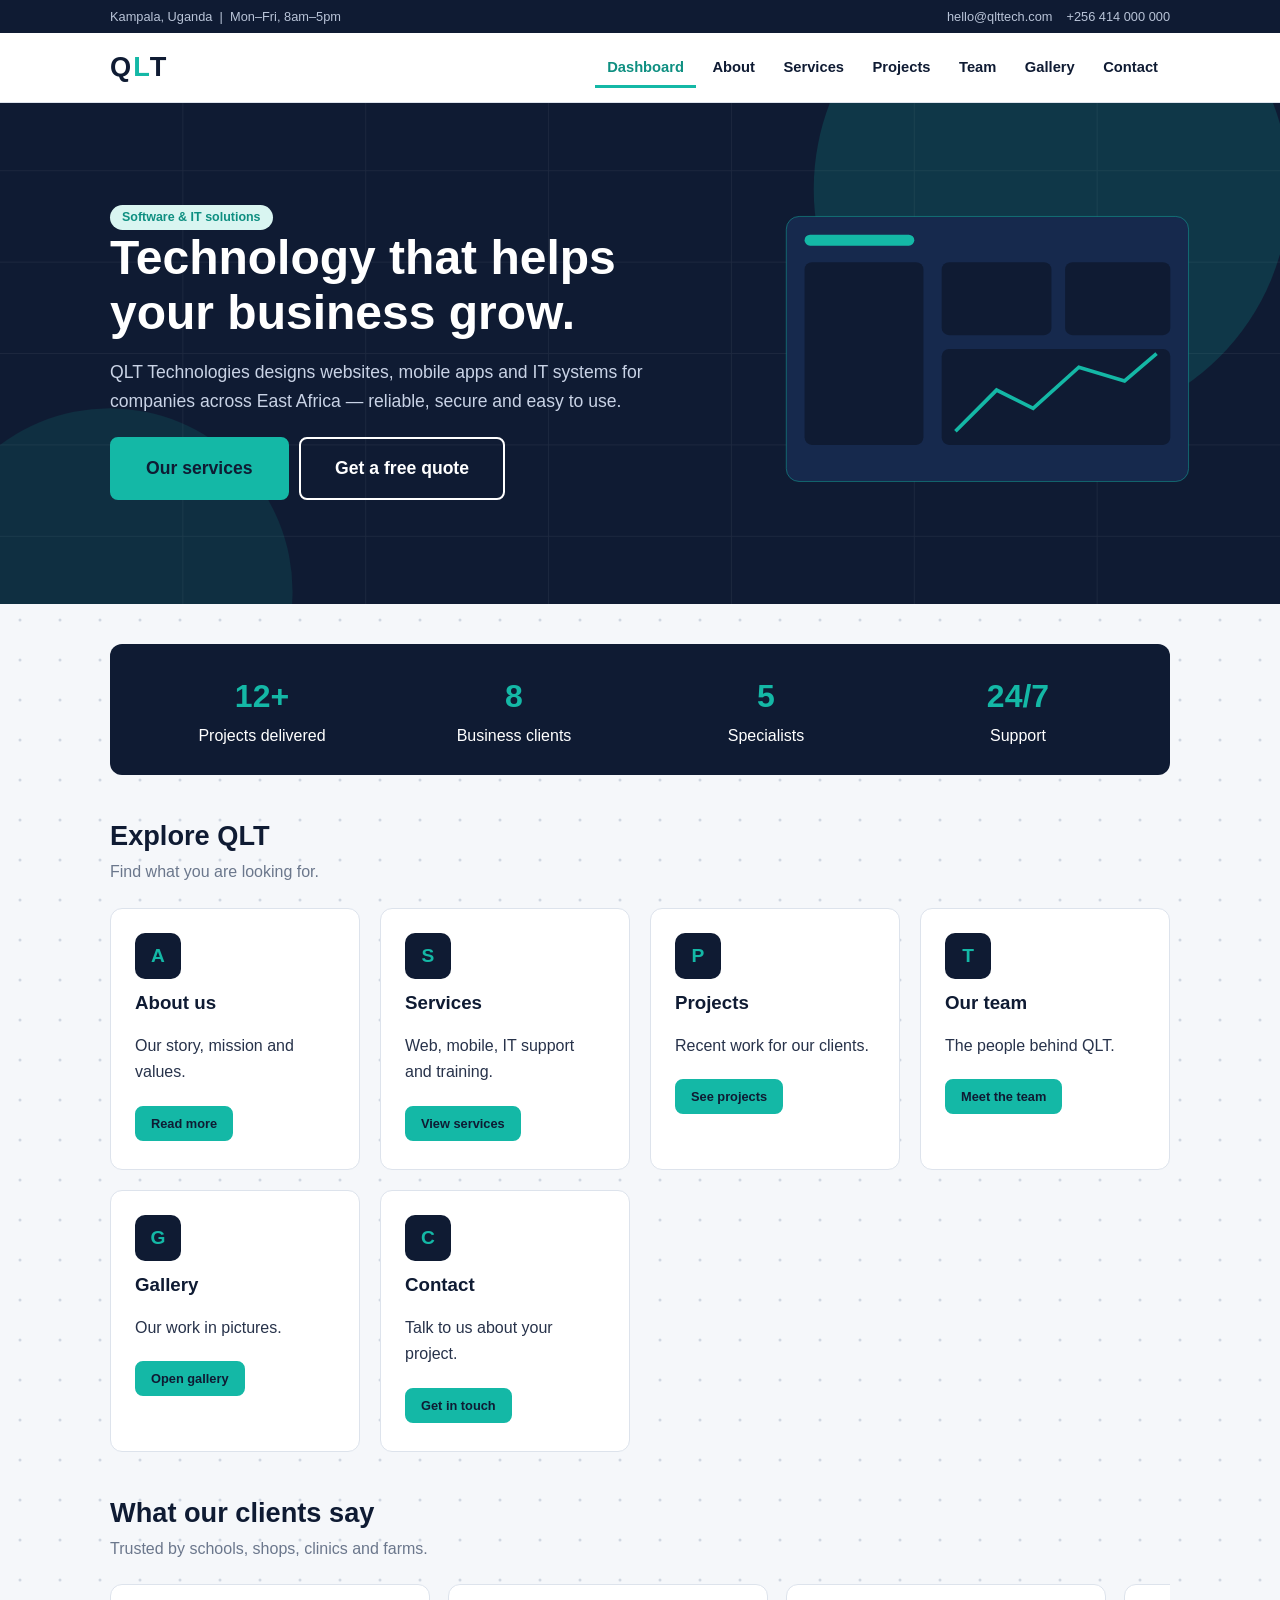
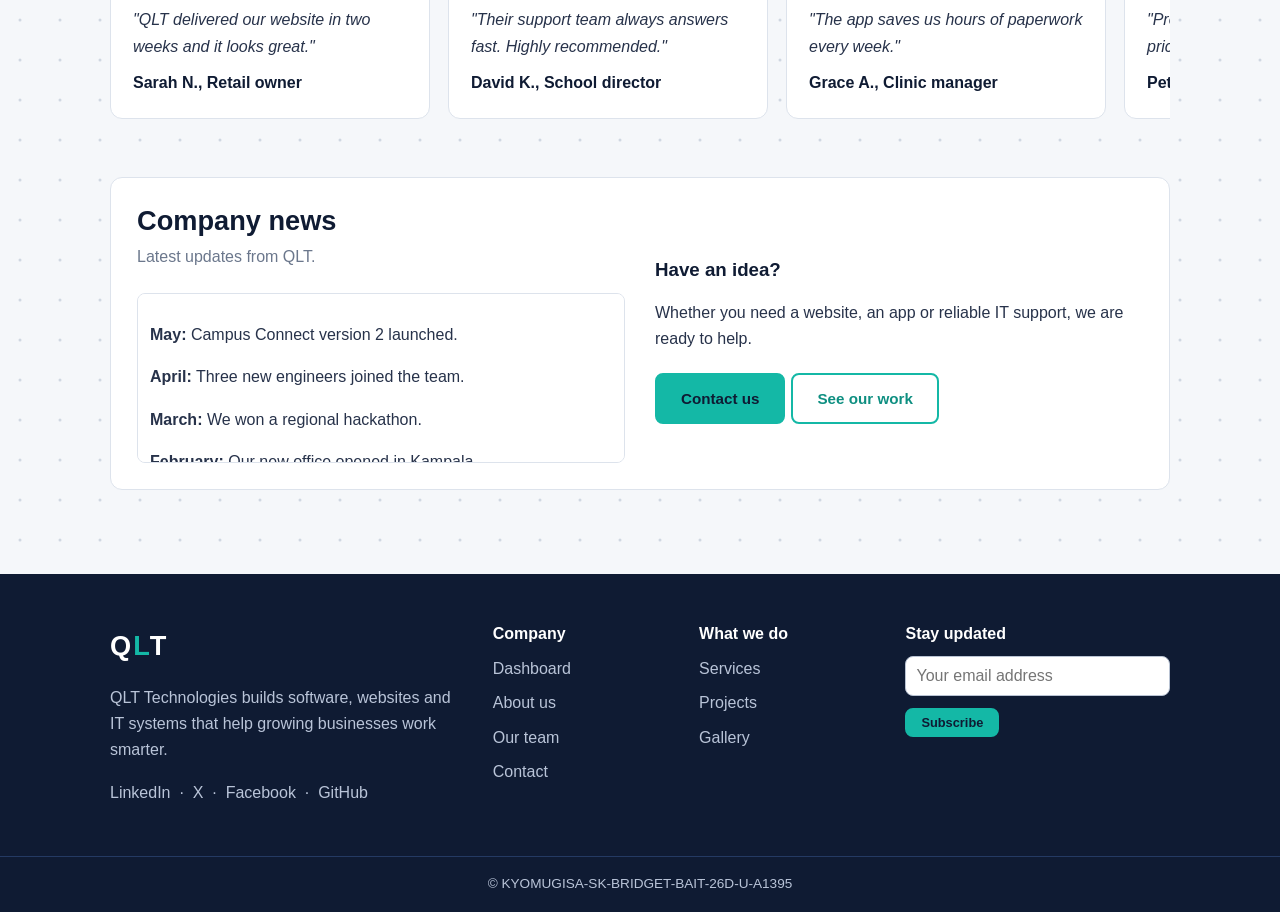
<file: index.html>
<!DOCTYPE html>
<html lang="en">
<head>
<meta charset="UTF-8">
<meta name="viewport" content="width=device-width, initial-scale=1">
<meta name="description" content="QLT Technologies - software, web and IT solutions for growing businesses.">
<title>Dashboard | QLT Technologies</title>
<link rel="stylesheet" href="style.css">
</head>
<body>
<div class="topbar"><div class="wrap"><span>Kampala, Uganda &nbsp;|&nbsp; Mon&ndash;Fri, 8am&ndash;5pm</span><span><a href="mailto:hello@qlttech.com">hello@qlttech.com</a><a href="tel:+256414000000">+256 414 000 000</a></span></div></div>
<header><div class="wrap">
  <a class="logo" href="index.html">Q<span>L</span>T</a>
  <nav>
    <a href="index.html" class="active">Dashboard</a>
    <a href="about.html">About</a>
    <a href="services.html">Services</a>
    <a href="projects.html">Projects</a>
    <a href="team.html">Team</a>
    <a href="gallery.html">Gallery</a>
    <a href="contact.html">Contact</a>
  </nav>
</div></header>
<div class="hero"><div class="wrap">
  <span class="tag">Software &amp; IT solutions</span>
  <h1>Technology that helps your business grow.</h1>
  <p>QLT Technologies designs websites, mobile apps and IT systems for companies across East Africa &mdash; reliable, secure and easy to use.</p>
  <a class="btn big" href="services.html">Our services</a>
  <a class="btn big light" href="contact.html">Get a free quote</a>
</div></div>
<main><div class="wrap">
  <div class="stats">
    <div><b>12+</b>Projects delivered</div><div><b>8</b>Business clients</div><div><b>5</b>Specialists</div><div><b>24/7</b>Support</div>
  </div>
  <section style="margin-top:44px">
    <h2>Explore QLT</h2><p class="sub">Find what you are looking for.</p>
    <div class="grid">
      <div class="card"><div class="icon">A</div><h3>About us</h3><p>Our story, mission and values.</p><a class="btn sm" href="about.html">Read more</a></div>
      <div class="card"><div class="icon">S</div><h3>Services</h3><p>Web, mobile, IT support and training.</p><a class="btn sm" href="services.html">View services</a></div>
      <div class="card"><div class="icon">P</div><h3>Projects</h3><p>Recent work for our clients.</p><a class="btn sm" href="projects.html">See projects</a></div>
      <div class="card"><div class="icon">T</div><h3>Our team</h3><p>The people behind QLT.</p><a class="btn sm" href="team.html">Meet the team</a></div>
      <div class="card"><div class="icon">G</div><h3>Gallery</h3><p>Our work in pictures.</p><a class="btn sm" href="gallery.html">Open gallery</a></div>
      <div class="card"><div class="icon">C</div><h3>Contact</h3><p>Talk to us about your project.</p><a class="btn sm" href="contact.html">Get in touch</a></div>
    </div>
  </section>
  <section>
    <h2>What our clients say</h2><p class="sub">Trusted by schools, shops, clinics and farms.</p>
    <div class="scroll-x">
      <div class="quote">"QLT delivered our website in two weeks and it looks great."<b>Sarah N., Retail owner</b></div>
      <div class="quote">"Their support team always answers fast. Highly recommended."<b>David K., School director</b></div>
      <div class="quote">"The app saves us hours of paperwork every week."<b>Grace A., Clinic manager</b></div>
      <div class="quote">"Professional, honest and fairly priced."<b>Peter O., Farm co-operative</b></div>
      <div class="quote">"We now take orders online thanks to QLT."<b>Mary T., Restaurant owner</b></div>
    </div>
  </section>
  <section>
    <div class="panel two">
      <div><h2>Company news</h2><p class="sub">Latest updates from QLT.</p>
        <div class="scroll-y"><p><b>May:</b> Campus Connect version 2 launched.</p><p><b>April:</b> Three new engineers joined the team.</p><p><b>March:</b> We won a regional hackathon.</p><p><b>February:</b> Our new office opened in Kampala.</p><p><b>January:</b> QLT Technologies was founded.</p></div></div>
      <div><h3>Have an idea?</h3><p>Whether you need a website, an app or reliable IT support, we are ready to help.</p><a class="btn" href="contact.html">Contact us</a><a class="btn outline" href="projects.html">See our work</a></div>
    </div>
  </section>
</div></main>
<footer><div class="wrap">
  <div class="fgrid">
    <div><a class="logo" style="color:#fff" href="index.html">Q<span>L</span>T</a><p>QLT Technologies builds software, websites and IT systems that help growing businesses work smarter.</p><p><a href="https://www.linkedin.com" target="_blank">LinkedIn</a> &nbsp;&middot;&nbsp; <a href="https://x.com" target="_blank">X</a> &nbsp;&middot;&nbsp; <a href="https://www.facebook.com" target="_blank">Facebook</a> &nbsp;&middot;&nbsp; <a href="https://github.com" target="_blank">GitHub</a></p></div>
    <div><h4>Company</h4><ul><li><a href="index.html">Dashboard</a></li><li><a href="about.html">About us</a></li><li><a href="team.html">Our team</a></li><li><a href="contact.html">Contact</a></li></ul></div>
    <div><h4>What we do</h4><ul><li><a href="services.html">Services</a></li><li><a href="projects.html">Projects</a></li><li><a href="gallery.html">Gallery</a></li></ul></div>
    <div><h4>Stay updated</h4><form action="#"><input type="email" placeholder="Your email address"><button class="btn sm" type="submit">Subscribe</button></form></div>
  </div>

</div>
<div class="copy">&copy; KYOMUGISA-SK-BRIDGET-BAIT-26D-U-A1395</div>
</footer>
</body>
</html>
</file>
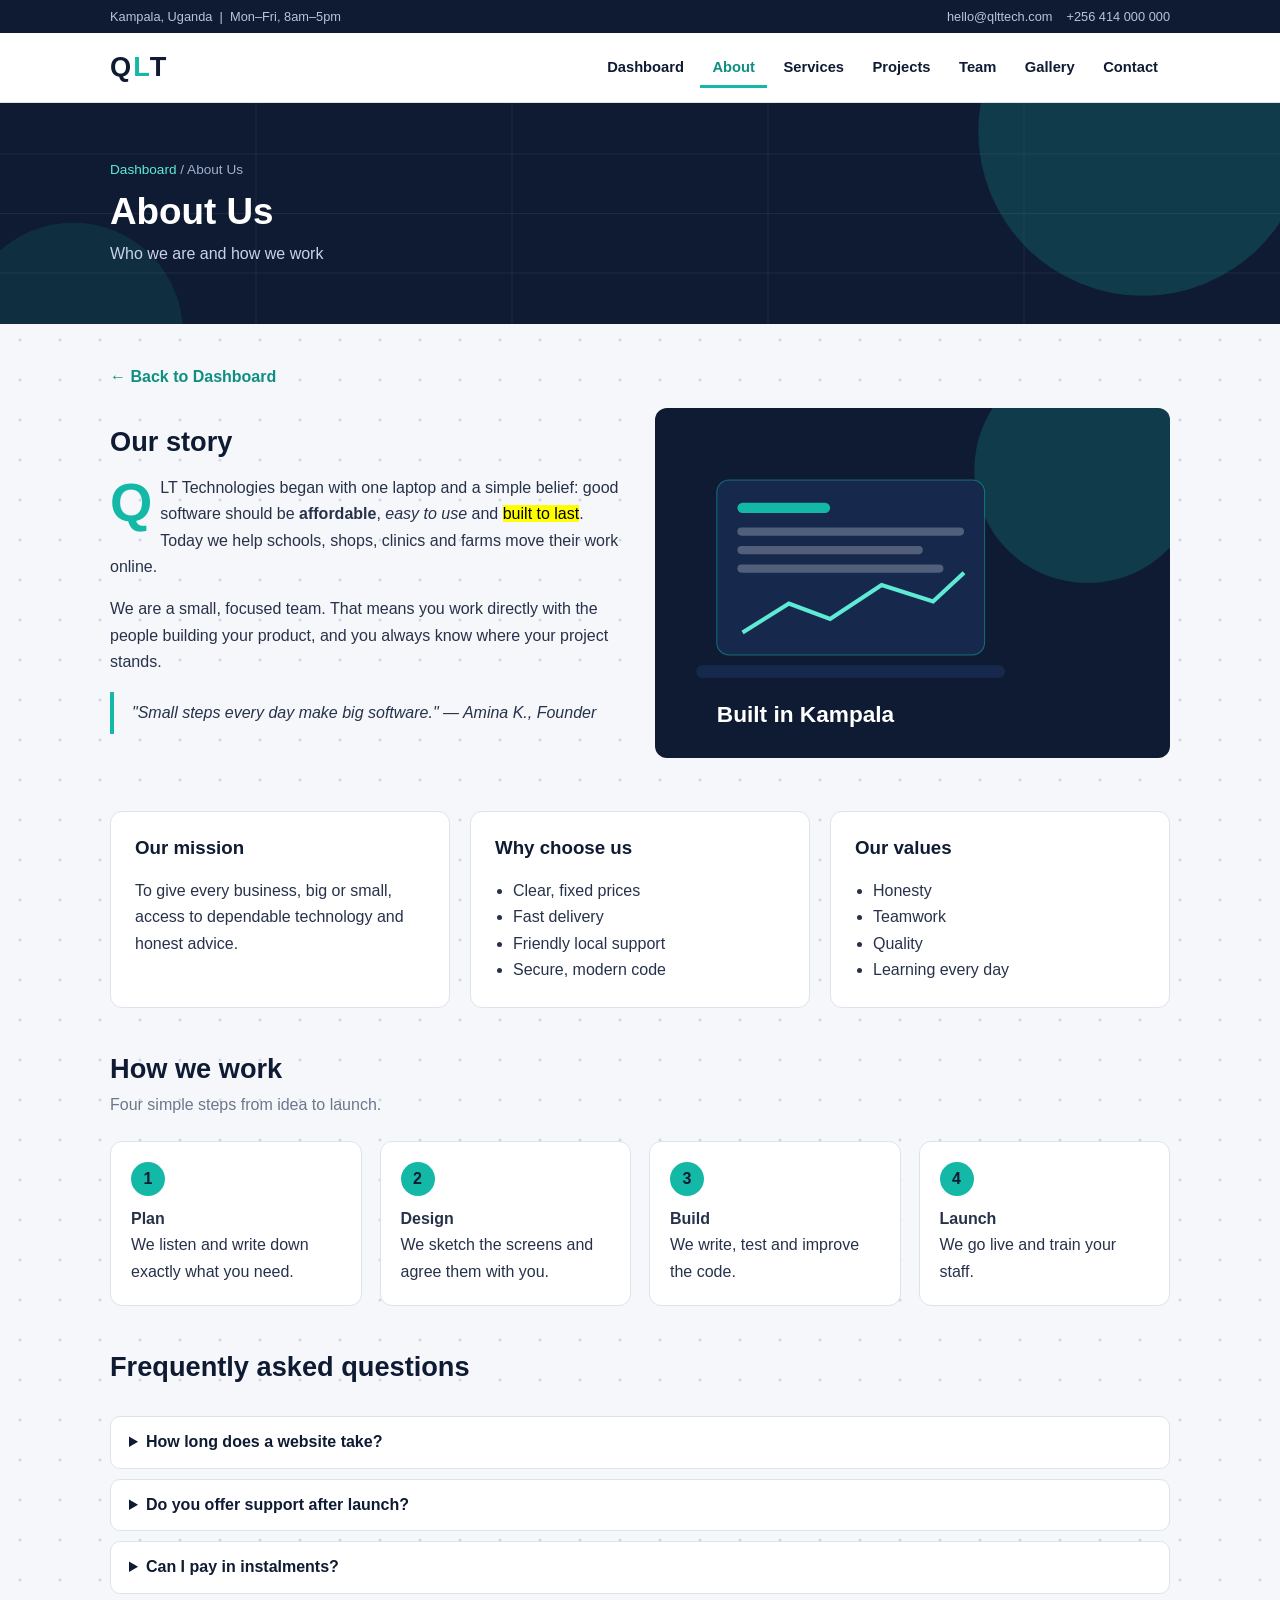
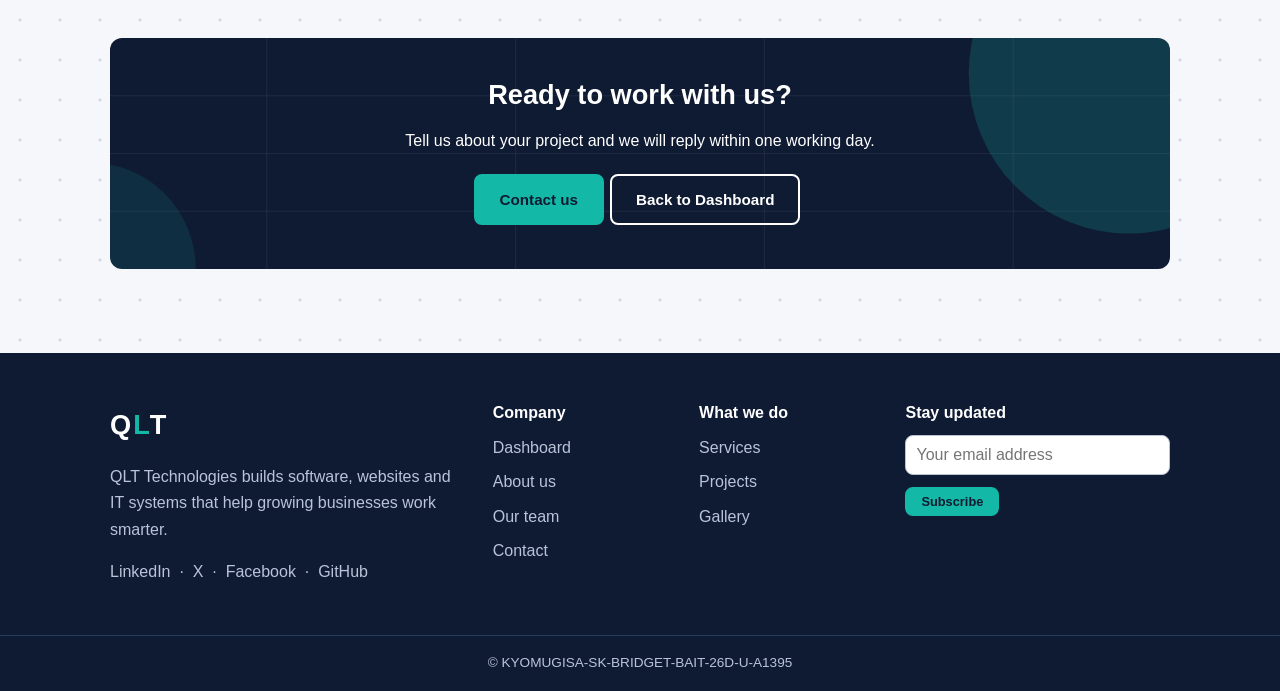
<file: about.html>
<!DOCTYPE html>
<html lang="en">
<head>
<meta charset="UTF-8">
<meta name="viewport" content="width=device-width, initial-scale=1">
<meta name="description" content="QLT Technologies - software, web and IT solutions for growing businesses.">
<title>About | QLT Technologies</title>
<link rel="stylesheet" href="style.css">
</head>
<body>
<div class="topbar"><div class="wrap"><span>Kampala, Uganda &nbsp;|&nbsp; Mon&ndash;Fri, 8am&ndash;5pm</span><span><a href="mailto:hello@qlttech.com">hello@qlttech.com</a><a href="tel:+256414000000">+256 414 000 000</a></span></div></div>
<header><div class="wrap">
  <a class="logo" href="index.html">Q<span>L</span>T</a>
  <nav>
    <a href="index.html">Dashboard</a>
    <a href="about.html" class="active">About</a>
    <a href="services.html">Services</a>
    <a href="projects.html">Projects</a>
    <a href="team.html">Team</a>
    <a href="gallery.html">Gallery</a>
    <a href="contact.html">Contact</a>
  </nav>
</div></header>
<div class="banner"><div class="wrap"><div class="crumbs"><a href="index.html">Dashboard</a> / About Us</div><h1>About Us</h1><p>Who we are and how we work</p></div></div>
<main><div class="wrap">
  <a class="back" href="index.html">&larr; Back to Dashboard</a>
  <section class="two">
    <div><h2>Our story</h2>
    <p class="dropcap">QLT Technologies began with one laptop and a simple belief: good software should be <strong>affordable</strong>, <em>easy to use</em> and <mark>built to last</mark>. Today we help schools, shops, clinics and farms move their work online.</p>
    <p>We are a small, focused team. That means you work directly with the people building your product, and you always know where your project stands.</p>
    <blockquote>"Small steps every day make big software." &mdash; Amina K., Founder</blockquote></div>
    <div><img src="images/about.svg" alt="QLT Technologies" style="width:100%;border-radius:12px"></div>
  </section>
  <section class="grid">
    <div class="card"><h3>Our mission</h3><p>To give every business, big or small, access to dependable technology and honest advice.</p></div>
    <div class="card"><h3>Why choose us</h3><ul><li>Clear, fixed prices</li><li>Fast delivery</li><li>Friendly local support</li><li>Secure, modern code</li></ul></div>
    <div class="card"><h3>Our values</h3><ul><li>Honesty</li><li>Teamwork</li><li>Quality</li><li>Learning every day</li></ul></div>
  </section>
  <section>
    <h2>How we work</h2><p class="sub">Four simple steps from idea to launch.</p>
    <ol class="steps">
      <li><b>Plan</b><br>We listen and write down exactly what you need.</li>
      <li><b>Design</b><br>We sketch the screens and agree them with you.</li>
      <li><b>Build</b><br>We write, test and improve the code.</li>
      <li><b>Launch</b><br>We go live and train your staff.</li>
    </ol>
  </section>
  <section><h2>Frequently asked questions</h2><br>
    <details><summary>How long does a website take?</summary><p>Most business websites take about two weeks.</p></details>
    <details><summary>Do you offer support after launch?</summary><p>Yes. Every plan includes support, and we offer 24/7 cover for larger clients.</p></details>
    <details><summary>Can I pay in instalments?</summary><p>Yes. We split larger projects into stages so you pay as we deliver.</p></details>
  </section>
  <section class="dark"><h2>Ready to work with us?</h2><p>Tell us about your project and we will reply within one working day.</p><a class="btn" href="contact.html">Contact us</a><a class="btn light" href="index.html">Back to Dashboard</a></section>
</div></main>
<footer><div class="wrap">
  <div class="fgrid">
    <div><a class="logo" style="color:#fff" href="index.html">Q<span>L</span>T</a><p>QLT Technologies builds software, websites and IT systems that help growing businesses work smarter.</p><p><a href="https://www.linkedin.com" target="_blank">LinkedIn</a> &nbsp;&middot;&nbsp; <a href="https://x.com" target="_blank">X</a> &nbsp;&middot;&nbsp; <a href="https://www.facebook.com" target="_blank">Facebook</a> &nbsp;&middot;&nbsp; <a href="https://github.com" target="_blank">GitHub</a></p></div>
    <div><h4>Company</h4><ul><li><a href="index.html">Dashboard</a></li><li><a href="about.html">About us</a></li><li><a href="team.html">Our team</a></li><li><a href="contact.html">Contact</a></li></ul></div>
    <div><h4>What we do</h4><ul><li><a href="services.html">Services</a></li><li><a href="projects.html">Projects</a></li><li><a href="gallery.html">Gallery</a></li></ul></div>
    <div><h4>Stay updated</h4><form action="#"><input type="email" placeholder="Your email address"><button class="btn sm" type="submit">Subscribe</button></form></div>
  </div>
 
</div>
  <div  class="copy">&copy; KYOMUGISA-SK-BRIDGET-BAIT-26D-U-A1395</div>
</footer>
</body>
</html>
</file>
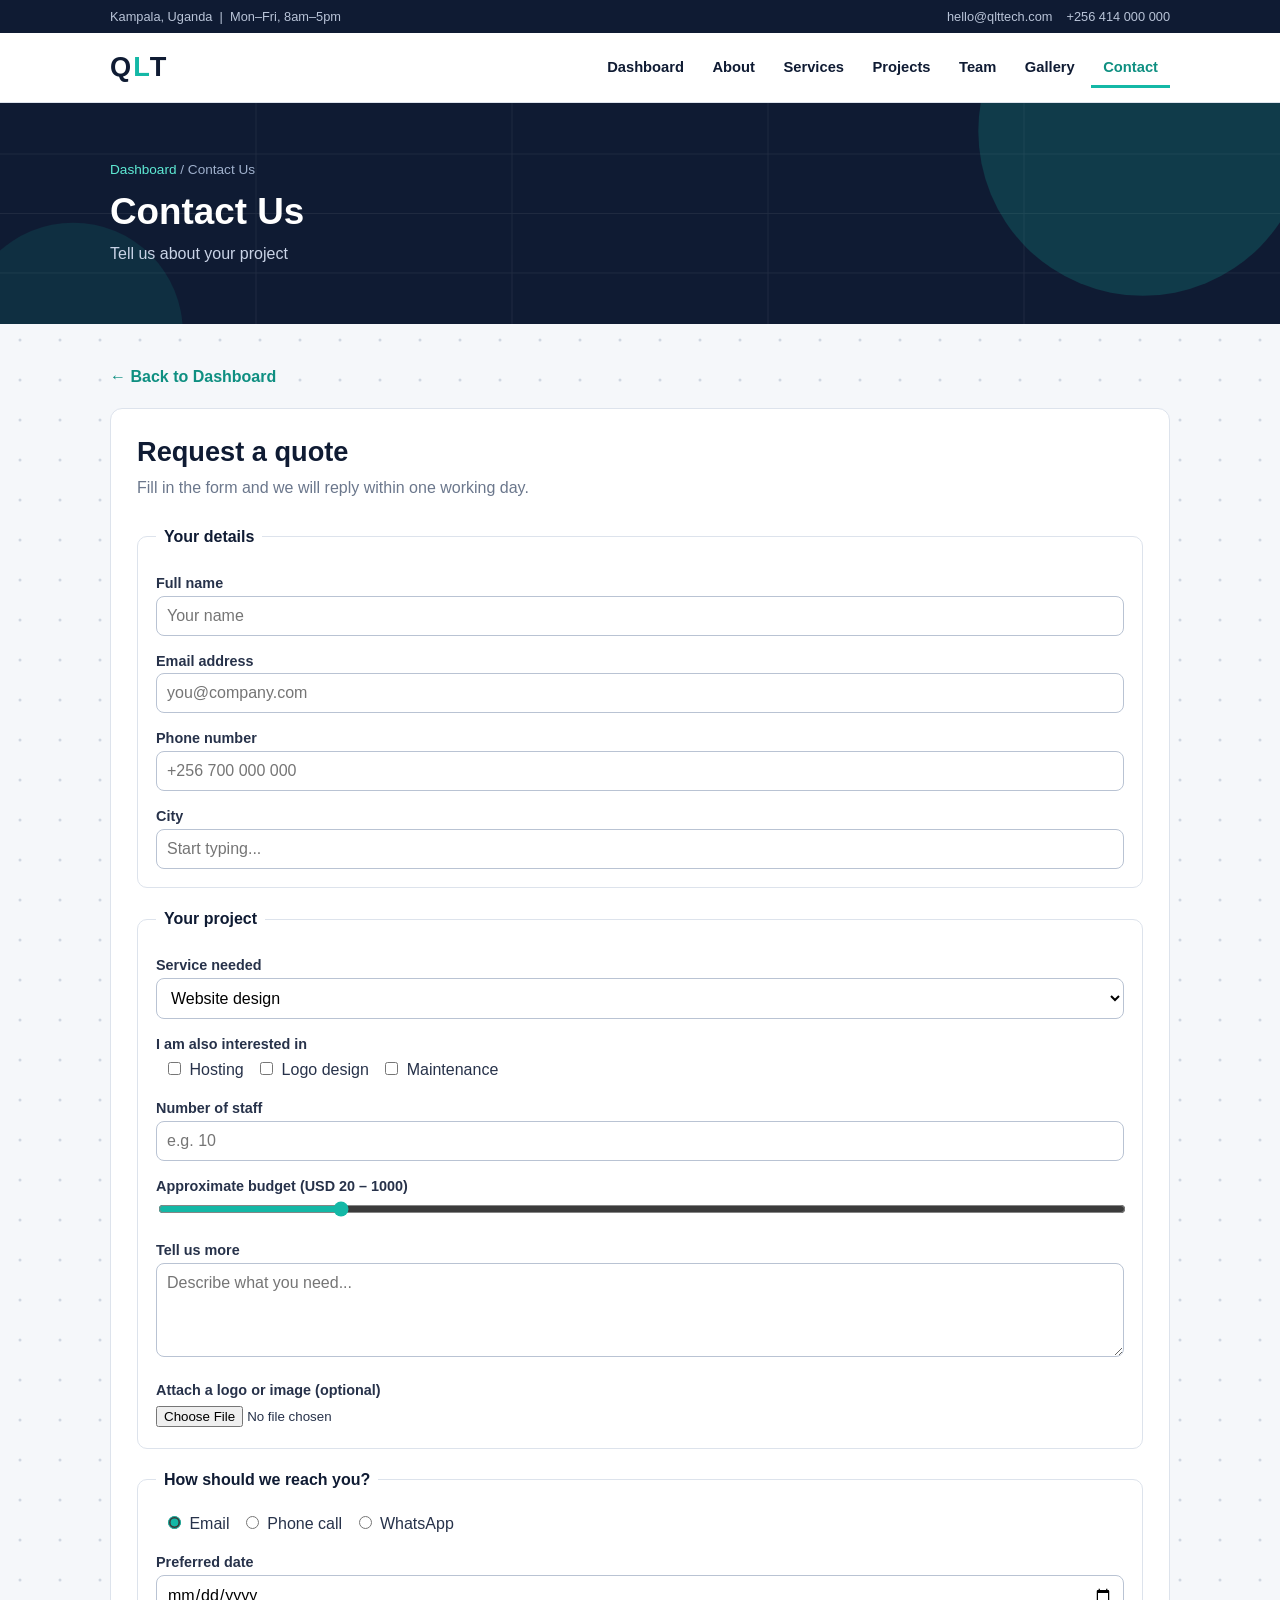
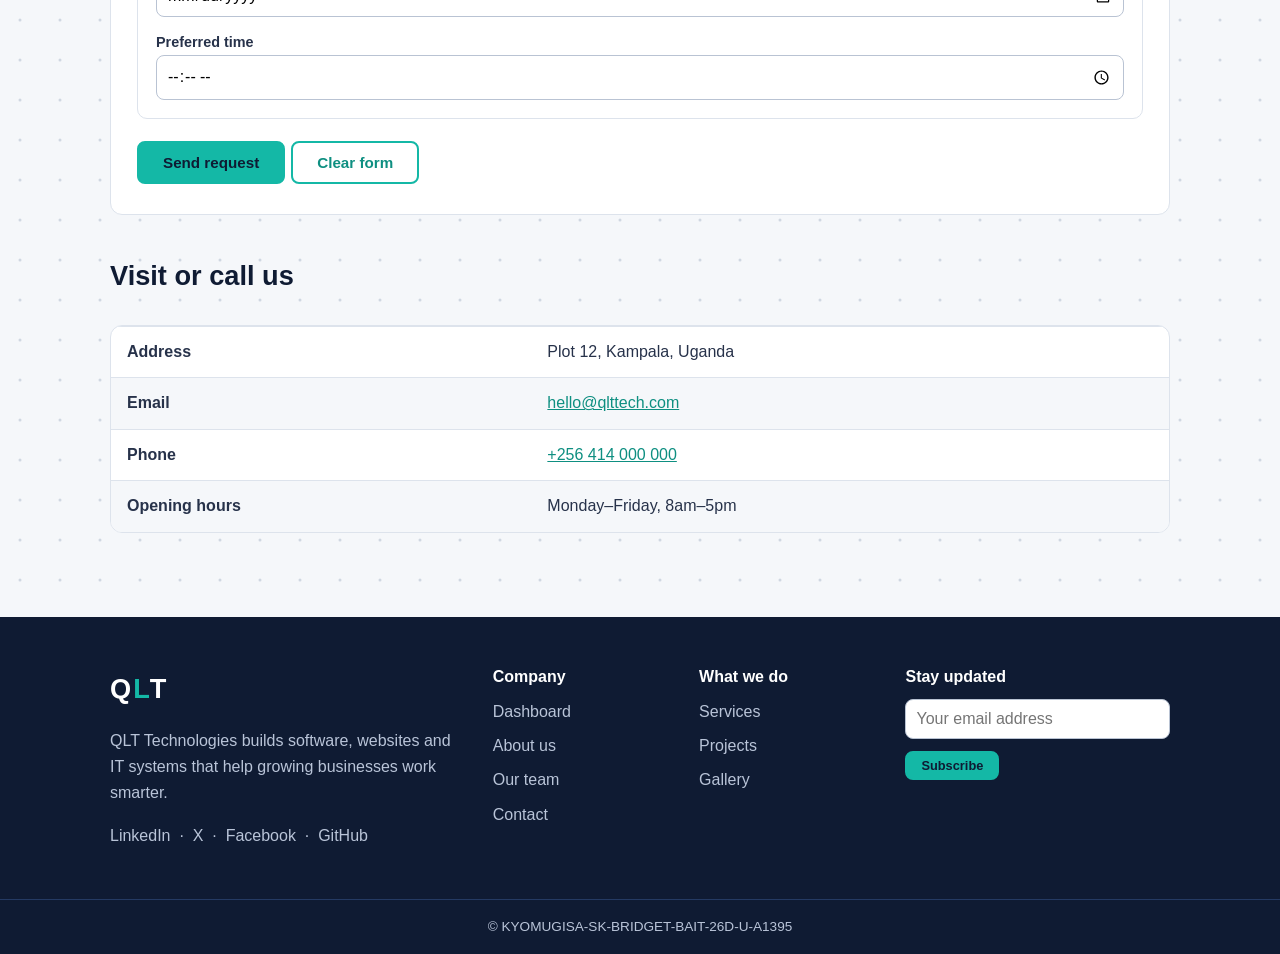
<file: contact.html>
<!DOCTYPE html>
<html lang="en">
<head>
<meta charset="UTF-8">
<meta name="viewport" content="width=device-width, initial-scale=1">
<meta name="description" content="QLT Technologies - software, web and IT solutions for growing businesses.">
<title>Contact | QLT Technologies</title>
<link rel="stylesheet" href="style.css">
</head>
<body>
<div class="topbar"><div class="wrap"><span>Kampala, Uganda &nbsp;|&nbsp; Mon&ndash;Fri, 8am&ndash;5pm</span><span><a href="mailto:hello@qlttech.com">hello@qlttech.com</a><a href="tel:+256414000000">+256 414 000 000</a></span></div></div>
<header><div class="wrap">
  <a class="logo" href="index.html">Q<span>L</span>T</a>
  <nav>
    <a href="index.html">Dashboard</a>
    <a href="about.html">About</a>
    <a href="services.html">Services</a>
    <a href="projects.html">Projects</a>
    <a href="team.html">Team</a>
    <a href="gallery.html">Gallery</a>
    <a href="contact.html" class="active">Contact</a>
  </nav>
</div></header>
<div class="banner"><div class="wrap"><div class="crumbs"><a href="index.html">Dashboard</a> / Contact Us</div><h1>Contact Us</h1><p>Tell us about your project</p></div></div>
<main><div class="wrap">
  <a class="back" href="index.html">&larr; Back to Dashboard</a>
  <section class="panel"><h2>Request a quote</h2><p class="sub">Fill in the form and we will reply within one working day.</p>
    <form action="#" method="post">
      <fieldset><legend>Your details</legend>
        <label for="name">Full name</label><input type="text" id="name" placeholder="Your name">
        <label for="email">Email address</label><input type="email" id="email" placeholder="you@company.com">
        <label for="tel">Phone number</label><input type="tel" id="tel" placeholder="+256 700 000 000">
        <label for="city">City</label><input type="text" id="city" list="cities" placeholder="Start typing..."><datalist id="cities"><option value="Kampala"><option value="Entebbe"><option value="Jinja"><option value="Mbarara"></datalist>
      </fieldset>
      <fieldset><legend>Your project</legend>
        <label for="topic">Service needed</label>
        <select id="topic"><option>Website design</option><option>Mobile app</option><option>IT support</option><option>Staff training</option></select>
        <label>I am also interested in</label><div><input type="checkbox"> Hosting <input type="checkbox"> Logo design <input type="checkbox"> Maintenance</div>
        <label for="staff">Number of staff</label><input type="number" id="staff" min="1" placeholder="e.g. 10">
        <label for="rng">Approximate budget (USD 20 &ndash; 1000)</label><input type="range" id="rng" min="20" max="1000" step="20" value="200">
        <label for="msg">Tell us more</label><textarea id="msg" rows="4" placeholder="Describe what you need..."></textarea>
        <label for="pic">Attach a logo or image (optional)</label><input type="file" id="pic" accept="image/*">
      </fieldset>
      <fieldset><legend>How should we reach you?</legend>
        <div style="margin-top:10px"><input type="radio" name="how" checked> Email <input type="radio" name="how"> Phone call <input type="radio" name="how"> WhatsApp</div>
        <label for="date">Preferred date</label><input type="date" id="date">
        <label for="time">Preferred time</label><input type="time" id="time">
      </fieldset>
      <button class="btn" type="submit">Send request</button><button class="btn outline" type="reset">Clear form</button>
    </form>
  </section>
  <section><h2>Visit or call us</h2><br>
    <div class="table-wrap"><table>
      <tbody>
      <tr><td><b>Address</b></td><td>Plot 12, Kampala, Uganda</td></tr>
      <tr><td><b>Email</b></td><td><a href="mailto:hello@qlttech.com">hello@qlttech.com</a></td></tr>
      <tr><td><b>Phone</b></td><td><a href="tel:+256414000000">+256 414 000 000</a></td></tr>
      <tr><td><b>Opening hours</b></td><td>Monday&ndash;Friday, 8am&ndash;5pm</td></tr>
      </tbody></table></div>
  </section>
</div></main>
<footer><div class="wrap">
  <div class="fgrid">
    <div><a class="logo" style="color:#fff" href="index.html">Q<span>L</span>T</a><p>QLT Technologies builds software, websites and IT systems that help growing businesses work smarter.</p><p><a href="https://www.linkedin.com" target="_blank">LinkedIn</a> &nbsp;&middot;&nbsp; <a href="https://x.com" target="_blank">X</a> &nbsp;&middot;&nbsp; <a href="https://www.facebook.com" target="_blank">Facebook</a> &nbsp;&middot;&nbsp; <a href="https://github.com" target="_blank">GitHub</a></p></div>
    <div><h4>Company</h4><ul><li><a href="index.html">Dashboard</a></li><li><a href="about.html">About us</a></li><li><a href="team.html">Our team</a></li><li><a href="contact.html">Contact</a></li></ul></div>
    <div><h4>What we do</h4><ul><li><a href="services.html">Services</a></li><li><a href="projects.html">Projects</a></li><li><a href="gallery.html">Gallery</a></li></ul></div>
    <div><h4>Stay updated</h4><form action="#"><input type="email" placeholder="Your email address"><button class="btn sm" type="submit">Subscribe</button></form></div>
  </div>
 
</div>
<div  class="copy">&copy; KYOMUGISA-SK-BRIDGET-BAIT-26D-U-A1395</div>
</footer>
</body>
</html>
</file>
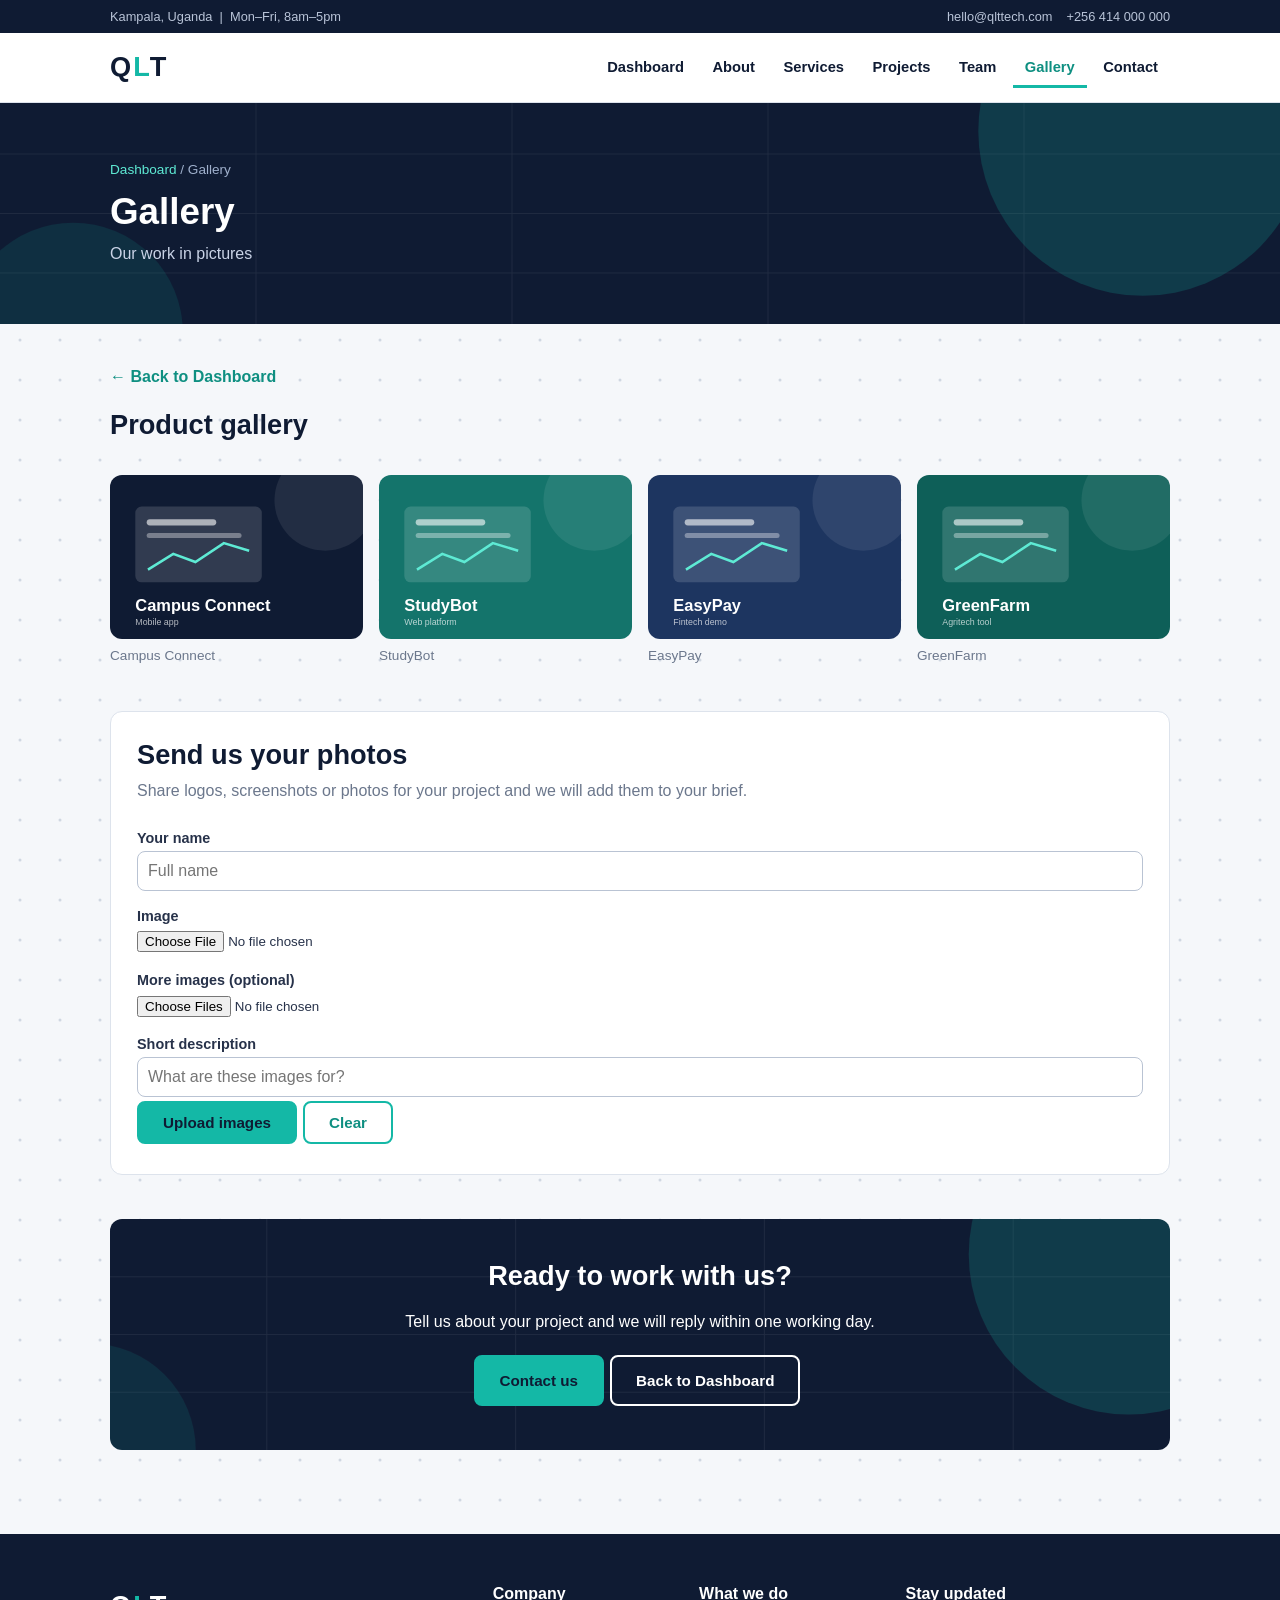
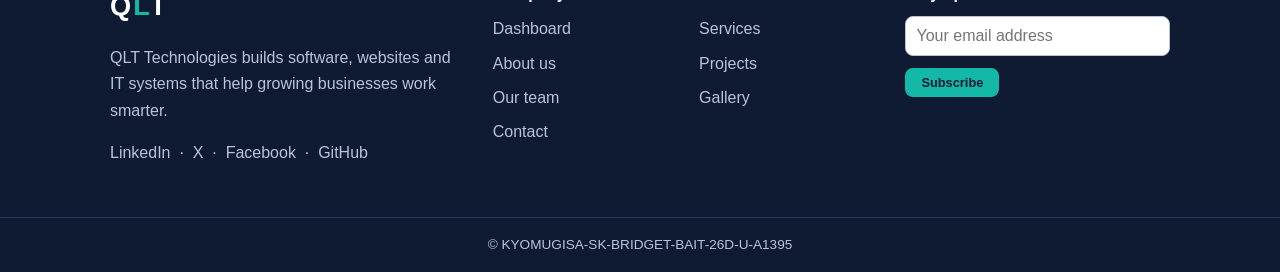
<file: gallery.html>
<!DOCTYPE html>
<html lang="en">
<head>
<meta charset="UTF-8">
<meta name="viewport" content="width=device-width, initial-scale=1">
<meta name="description" content="QLT Technologies - software, web and IT solutions for growing businesses.">
<title>Gallery | QLT Technologies</title>
<link rel="stylesheet" href="style.css">
</head>
<body>
<div class="topbar"><div class="wrap"><span>Kampala, Uganda &nbsp;|&nbsp; Mon&ndash;Fri, 8am&ndash;5pm</span><span><a href="mailto:hello@qlttech.com">hello@qlttech.com</a><a href="tel:+256414000000">+256 414 000 000</a></span></div></div>
<header><div class="wrap">
  <a class="logo" href="index.html">Q<span>L</span>T</a>
  <nav>
    <a href="index.html">Dashboard</a>
    <a href="about.html">About</a>
    <a href="services.html">Services</a>
    <a href="projects.html">Projects</a>
    <a href="team.html">Team</a>
    <a href="gallery.html" class="active">Gallery</a>
    <a href="contact.html">Contact</a>
  </nav>
</div></header>
<div class="banner"><div class="wrap"><div class="crumbs"><a href="index.html">Dashboard</a> / Gallery</div><h1>Gallery</h1><p>Our work in pictures</p></div></div>
<main><div class="wrap">
  <a class="back" href="index.html">&larr; Back to Dashboard</a>
  <section><h2>Product gallery</h2><br>
    <div class="gallery">
      <figure><img src="images/img1.svg" alt="Campus Connect"><figcaption>Campus Connect</figcaption></figure>
      <figure><img src="images/img2.svg" alt="StudyBot"><figcaption>StudyBot</figcaption></figure>
      <figure><img src="images/img3.svg" alt="EasyPay"><figcaption>EasyPay</figcaption></figure>
      <figure><img src="images/img4.svg" alt="GreenFarm"><figcaption>GreenFarm</figcaption></figure>
    </div>
  </section>
  <section class="panel"><h2>Send us your photos</h2><p class="sub">Share logos, screenshots or photos for your project and we will add them to your brief.</p>
    <form action="#" method="post" enctype="multipart/form-data">
      <label for="who">Your name</label><input type="text" id="who" placeholder="Full name">
      <label for="one">Image</label><input type="file" id="one" name="one" accept="image/*">
      <label for="many">More images (optional)</label><input type="file" id="many" name="many" accept="image/*" multiple>
      <label for="cap">Short description</label><input type="text" id="cap" placeholder="What are these images for?">
      <br><button class="btn" type="submit">Upload images</button><button class="btn outline" type="reset">Clear</button>
    </form>
  </section>
  <section class="dark"><h2>Ready to work with us?</h2><p>Tell us about your project and we will reply within one working day.</p><a class="btn" href="contact.html">Contact us</a><a class="btn light" href="index.html">Back to Dashboard</a></section>
</div></main>
<footer><div class="wrap">
  <div class="fgrid">
    <div><a class="logo" style="color:#fff" href="index.html">Q<span>L</span>T</a><p>QLT Technologies builds software, websites and IT systems that help growing businesses work smarter.</p><p><a href="https://www.linkedin.com" target="_blank">LinkedIn</a> &nbsp;&middot;&nbsp; <a href="https://x.com" target="_blank">X</a> &nbsp;&middot;&nbsp; <a href="https://www.facebook.com" target="_blank">Facebook</a> &nbsp;&middot;&nbsp; <a href="https://github.com" target="_blank">GitHub</a></p></div>
    <div><h4>Company</h4><ul><li><a href="index.html">Dashboard</a></li><li><a href="about.html">About us</a></li><li><a href="team.html">Our team</a></li><li><a href="contact.html">Contact</a></li></ul></div>
    <div><h4>What we do</h4><ul><li><a href="services.html">Services</a></li><li><a href="projects.html">Projects</a></li><li><a href="gallery.html">Gallery</a></li></ul></div>
    <div><h4>Stay updated</h4><form action="#"><input type="email" placeholder="Your email address"><button class="btn sm" type="submit">Subscribe</button></form></div>
  </div>

</div>
<div  class="copy">&copy; KYOMUGISA-SK-BRIDGET-BAIT-26D-U-A1395</div>
</footer>
</body>
</html>
</file>
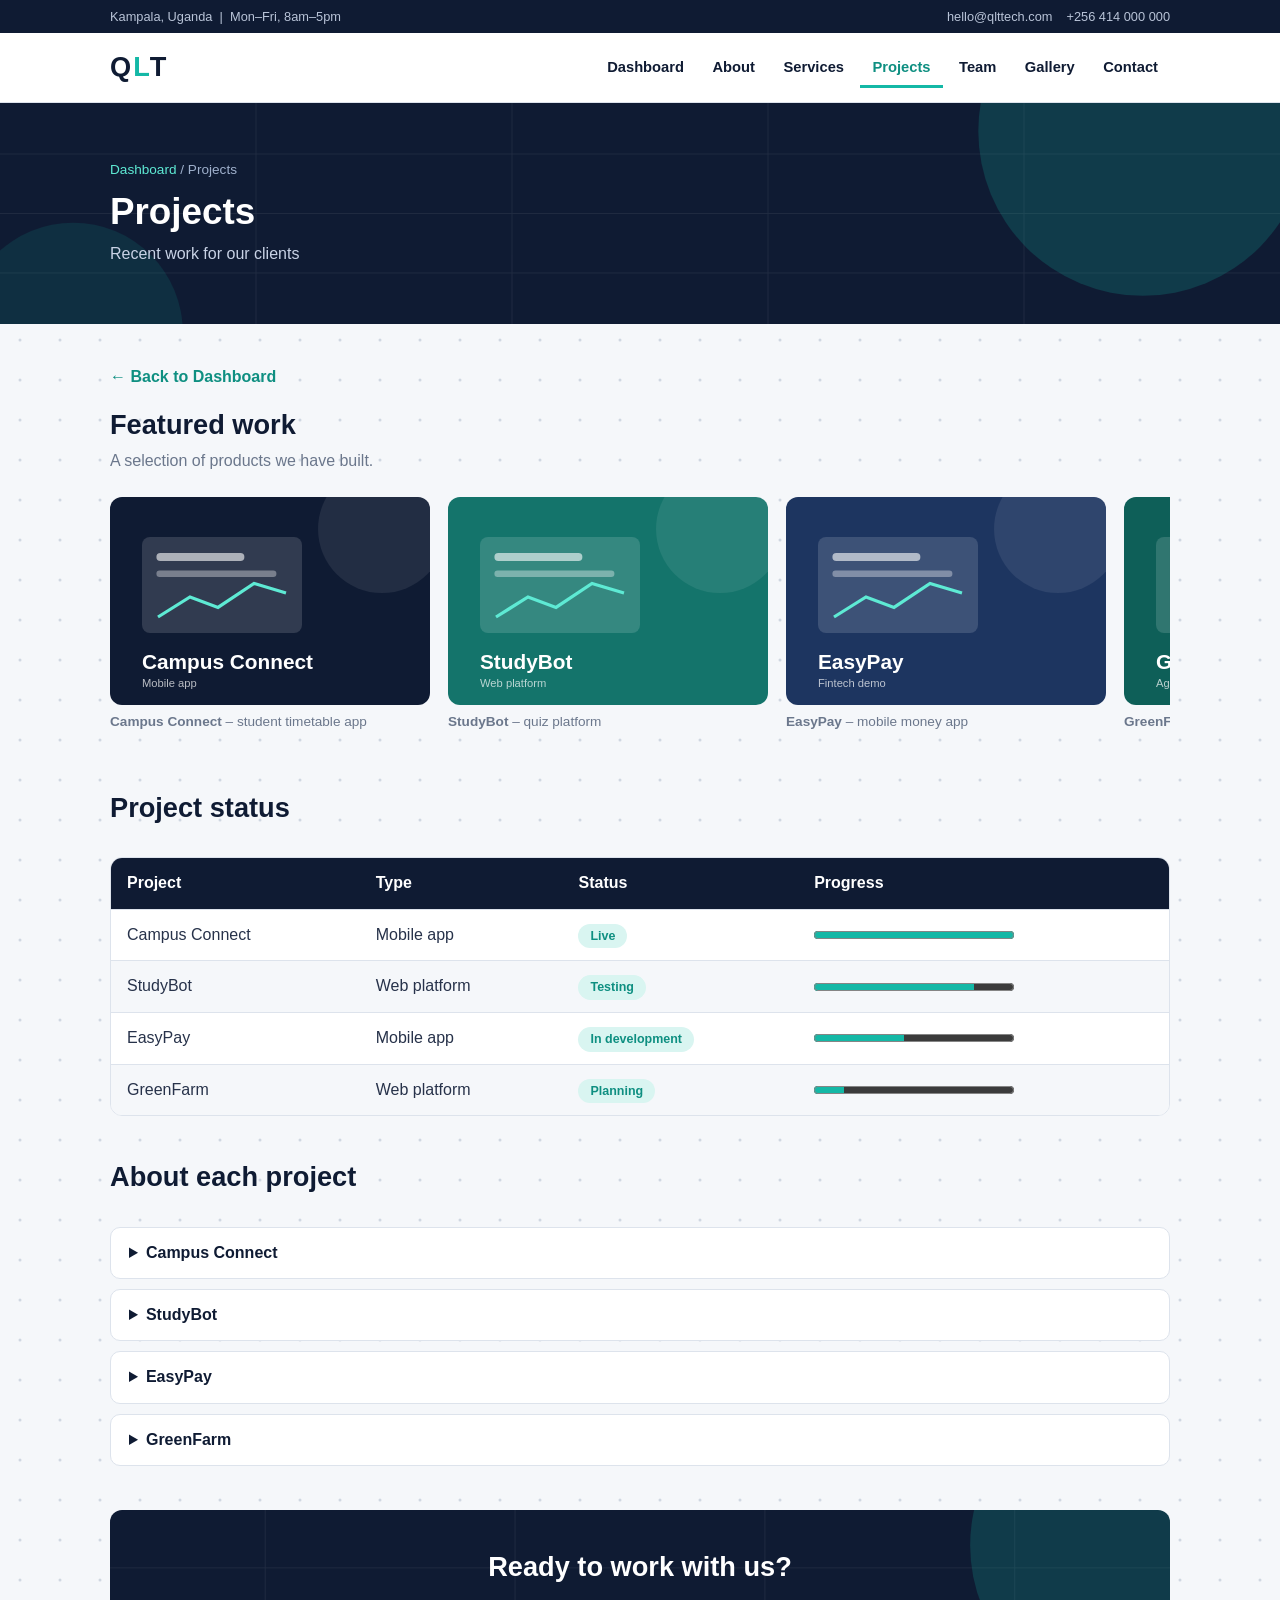
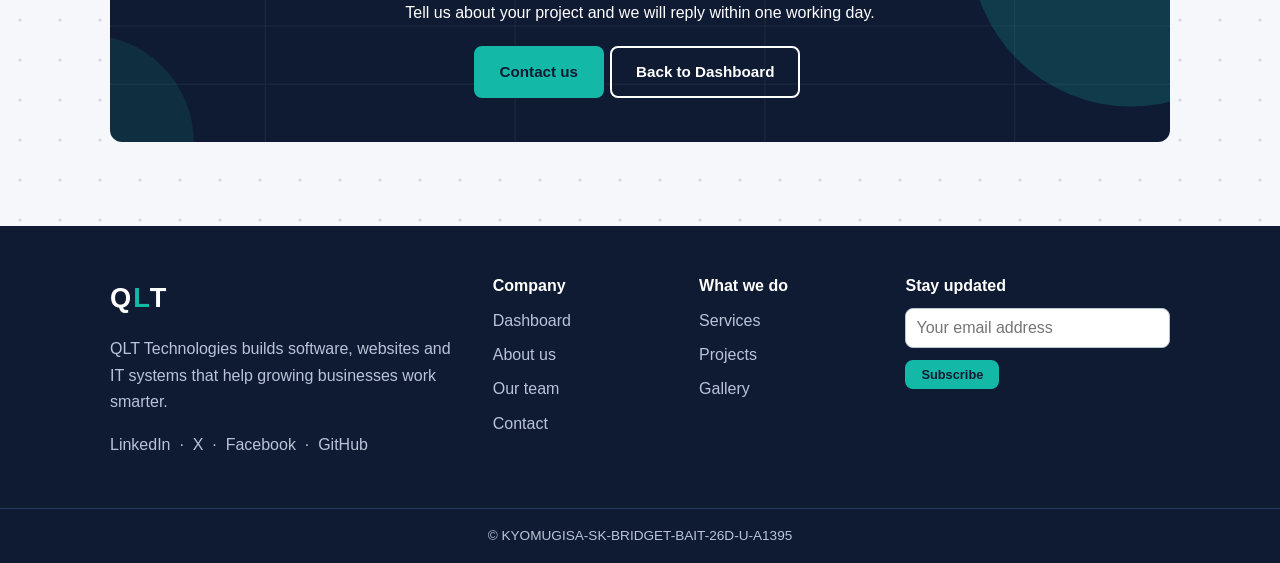
<file: projects.html>
<!DOCTYPE html>
<html lang="en">
<head>
<meta charset="UTF-8">
<meta name="viewport" content="width=device-width, initial-scale=1">
<meta name="description" content="QLT Technologies - software, web and IT solutions for growing businesses.">
<title>Projects | QLT Technologies</title>
<link rel="stylesheet" href="style.css">
</head>
<body>
<div class="topbar"><div class="wrap"><span>Kampala, Uganda &nbsp;|&nbsp; Mon&ndash;Fri, 8am&ndash;5pm</span><span><a href="mailto:hello@qlttech.com">hello@qlttech.com</a><a href="tel:+256414000000">+256 414 000 000</a></span></div></div>
<header><div class="wrap">
  <a class="logo" href="index.html">Q<span>L</span>T</a>
  <nav>
    <a href="index.html">Dashboard</a>
    <a href="about.html">About</a>
    <a href="services.html">Services</a>
    <a href="projects.html" class="active">Projects</a>
    <a href="team.html">Team</a>
    <a href="gallery.html">Gallery</a>
    <a href="contact.html">Contact</a>
  </nav>
</div></header>
<div class="banner"><div class="wrap"><div class="crumbs"><a href="index.html">Dashboard</a> / Projects</div><h1>Projects</h1><p>Recent work for our clients</p></div></div>
<main><div class="wrap">
  <a class="back" href="index.html">&larr; Back to Dashboard</a>
  <section><h2>Featured work</h2><p class="sub">A selection of products we have built.</p>
    <div class="scroll-x">
      <figure><img src="images/img1.svg" alt="Campus Connect"><figcaption><b>Campus Connect</b> &ndash; student timetable app</figcaption></figure>
      <figure><img src="images/img2.svg" alt="StudyBot"><figcaption><b>StudyBot</b> &ndash; quiz platform</figcaption></figure>
      <figure><img src="images/img3.svg" alt="EasyPay"><figcaption><b>EasyPay</b> &ndash; mobile money app</figcaption></figure>
      <figure><img src="images/img4.svg" alt="GreenFarm"><figcaption><b>GreenFarm</b> &ndash; crop tracker</figcaption></figure>
    </div>
  </section>
  <section><h2>Project status</h2><br>
    <div class="table-wrap"><table>
      <thead><tr><th>Project</th><th>Type</th><th>Status</th><th>Progress</th></tr></thead>
      <tbody>
      <tr><td>Campus Connect</td><td>Mobile app</td><td><span class="tag">Live</span></td><td><progress value="100" max="100"></progress></td></tr>
      <tr><td>StudyBot</td><td>Web platform</td><td><span class="tag">Testing</span></td><td><progress value="80" max="100"></progress></td></tr>
      <tr><td>EasyPay</td><td>Mobile app</td><td><span class="tag">In development</span></td><td><progress value="45" max="100"></progress></td></tr>
      <tr><td>GreenFarm</td><td>Web platform</td><td><span class="tag">Planning</span></td><td><progress value="15" max="100"></progress></td></tr>
      </tbody></table></div>
  </section>
  <section><h2>About each project</h2><br>
    <details><summary>Campus Connect</summary><p>Shows class timetables and reminds students before lectures.</p></details>
    <details><summary>StudyBot</summary><p>Turns class notes into short practice quizzes.</p></details>
    <details><summary>EasyPay</summary><p>Lets small shops accept and track mobile money payments.</p></details>
    <details><summary>GreenFarm</summary><p>Helps farmers record planting dates, costs and harvests.</p></details>
  </section>
  <section class="dark"><h2>Ready to work with us?</h2><p>Tell us about your project and we will reply within one working day.</p><a class="btn" href="contact.html">Contact us</a><a class="btn light" href="index.html">Back to Dashboard</a></section>
</div></main>
<footer><div class="wrap">
  <div class="fgrid">
    <div><a class="logo" style="color:#fff" href="index.html">Q<span>L</span>T</a><p>QLT Technologies builds software, websites and IT systems that help growing businesses work smarter.</p><p><a href="https://www.linkedin.com" target="_blank">LinkedIn</a> &nbsp;&middot;&nbsp; <a href="https://x.com" target="_blank">X</a> &nbsp;&middot;&nbsp; <a href="https://www.facebook.com" target="_blank">Facebook</a> &nbsp;&middot;&nbsp; <a href="https://github.com" target="_blank">GitHub</a></p></div>
    <div><h4>Company</h4><ul><li><a href="index.html">Dashboard</a></li><li><a href="about.html">About us</a></li><li><a href="team.html">Our team</a></li><li><a href="contact.html">Contact</a></li></ul></div>
    <div><h4>What we do</h4><ul><li><a href="services.html">Services</a></li><li><a href="projects.html">Projects</a></li><li><a href="gallery.html">Gallery</a></li></ul></div>
    <div><h4>Stay updated</h4><form action="#"><input type="email" placeholder="Your email address"><button class="btn sm" type="submit">Subscribe</button></form></div>
  </div>
 
</div>
<div class="copy">&copy; KYOMUGISA-SK-BRIDGET-BAIT-26D-U-A1395</div>
</footer>
</body>
</html>
</file>
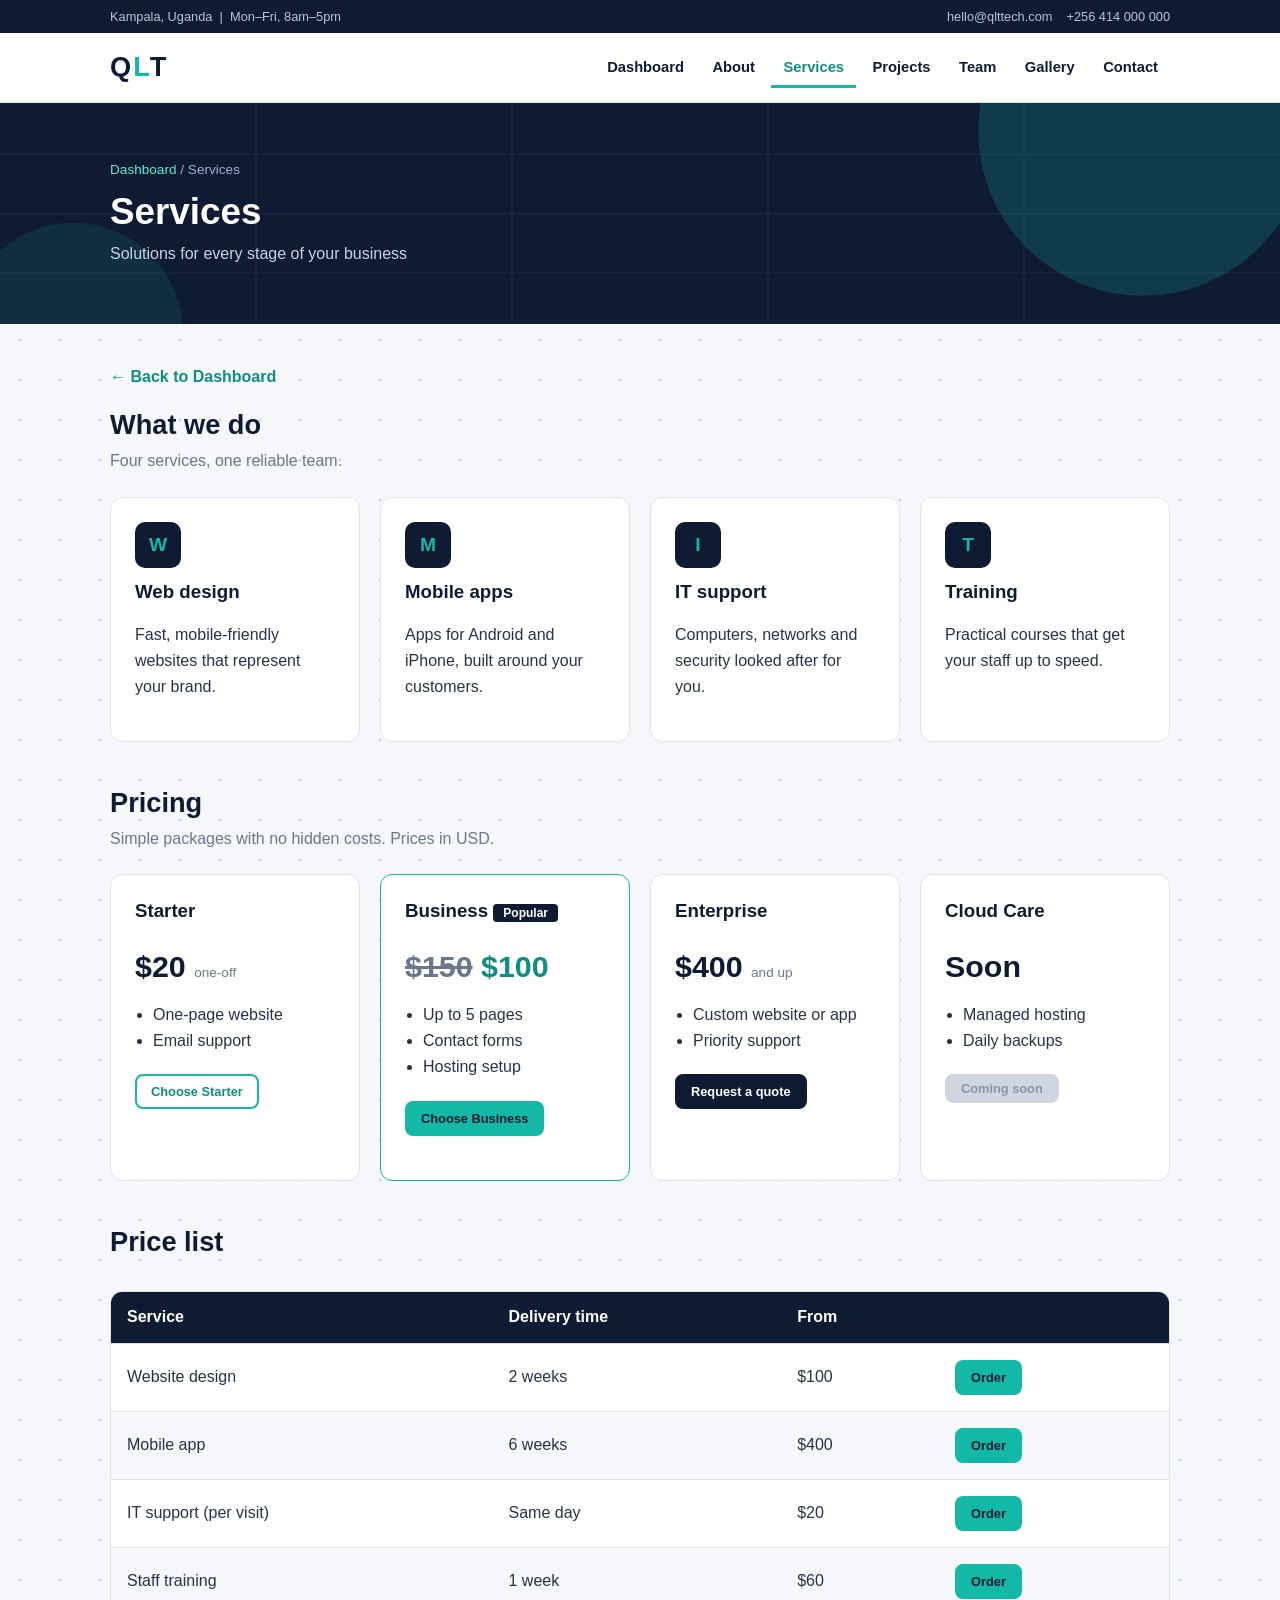
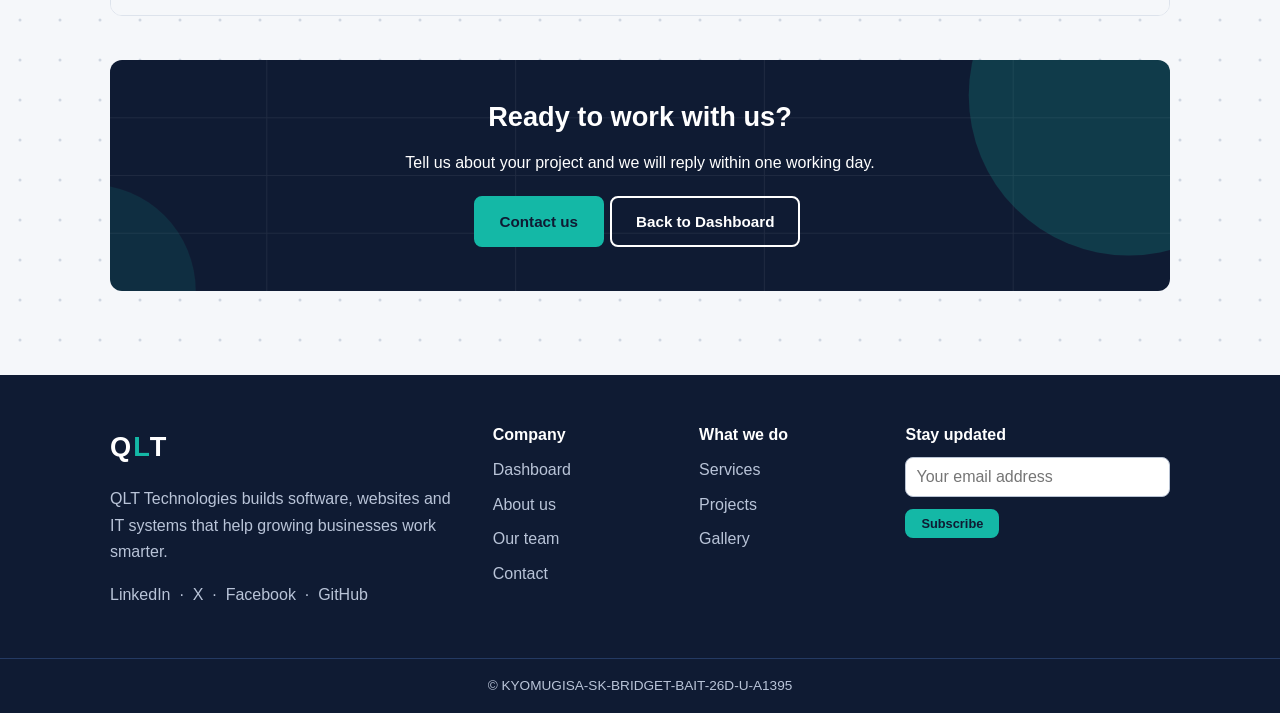
<file: services.html>
<!DOCTYPE html>
<html lang="en">
<head>
<meta charset="UTF-8">
<meta name="viewport" content="width=device-width, initial-scale=1">
<meta name="description" content="QLT Technologies - software, web and IT solutions for growing businesses.">
<title>Services | QLT Technologies</title>
<link rel="stylesheet" href="style.css">
</head>
<body>
<div class="topbar"><div class="wrap"><span>Kampala, Uganda &nbsp;|&nbsp; Mon&ndash;Fri, 8am&ndash;5pm</span><span><a href="mailto:hello@qlttech.com">hello@qlttech.com</a><a href="tel:+256414000000">+256 414 000 000</a></span></div></div>
<header><div class="wrap">
  <a class="logo" href="index.html">Q<span>L</span>T</a>
  <nav>
    <a href="index.html">Dashboard</a>
    <a href="about.html">About</a>
    <a href="services.html" class="active">Services</a>
    <a href="projects.html">Projects</a>
    <a href="team.html">Team</a>
    <a href="gallery.html">Gallery</a>
    <a href="contact.html">Contact</a>
  </nav>
</div></header>
<div class="banner"><div class="wrap"><div class="crumbs"><a href="index.html">Dashboard</a> / Services</div><h1>Services</h1><p>Solutions for every stage of your business</p></div></div>
<main><div class="wrap">
  <a class="back" href="index.html">&larr; Back to Dashboard</a>
  <section><h2>What we do</h2><p class="sub">Four services, one reliable team.</p>
    <div class="grid">
      <div class="card"><div class="icon">W</div><h3>Web design</h3><p>Fast, mobile-friendly websites that represent your brand.</p></div>
      <div class="card"><div class="icon">M</div><h3>Mobile apps</h3><p>Apps for Android and iPhone, built around your customers.</p></div>
      <div class="card"><div class="icon">I</div><h3>IT support</h3><p>Computers, networks and security looked after for you.</p></div>
      <div class="card"><div class="icon">T</div><h3>Training</h3><p>Practical courses that get your staff up to speed.</p></div>
    </div>
  </section>
  <section><h2>Pricing</h2><p class="sub">Simple packages with no hidden costs. Prices in USD.</p>
    <div class="grid">
      <div class="card"><h3>Starter</h3><div class="price">$20 <small>one-off</small></div><ul><li>One-page website</li><li>Email support</li></ul><p><a class="btn outline sm" href="contact.html">Choose Starter</a></p></div>
      <div class="card" style="border-color:var(--teal)"><h3>Business <span class="badge">Popular</span></h3><div class="price"><del>$150</del> <ins>$100</ins></div><ul><li>Up to 5 pages</li><li>Contact forms</li><li>Hosting setup</li></ul><p><a class="btn sm" href="contact.html">Choose Business</a></p></div>
      <div class="card"><h3>Enterprise</h3><div class="price">$400 <small>and up</small></div><ul><li>Custom website or app</li><li>Priority support</li></ul><p><a class="btn navy sm" href="contact.html">Request a quote</a></p></div>
      <div class="card"><h3>Cloud Care</h3><div class="price">Soon</div><ul><li>Managed hosting</li><li>Daily backups</li></ul><p><button class="btn sm" disabled>Coming soon</button></p></div>
    </div>
  </section>
  <section><h2>Price list</h2><br>
    <div class="table-wrap"><table>
      <thead><tr><th>Service</th><th>Delivery time</th><th>From</th><th></th></tr></thead>
      <tbody>
      <tr><td>Website design</td><td>2 weeks</td><td>$100</td><td><a class="btn sm" href="contact.html">Order</a></td></tr>
      <tr><td>Mobile app</td><td>6 weeks</td><td>$400</td><td><a class="btn sm" href="contact.html">Order</a></td></tr>
      <tr><td>IT support (per visit)</td><td>Same day</td><td>$20</td><td><a class="btn sm" href="contact.html">Order</a></td></tr>
      <tr><td>Staff training</td><td>1 week</td><td>$60</td><td><a class="btn sm" href="contact.html">Order</a></td></tr>
      </tbody></table></div>
  </section>
  <section class="dark"><h2>Ready to work with us?</h2><p>Tell us about your project and we will reply within one working day.</p><a class="btn" href="contact.html">Contact us</a><a class="btn light" href="index.html">Back to Dashboard</a></section>
</div></main>
<footer><div class="wrap">
  <div class="fgrid">
    <div><a class="logo" style="color:#fff" href="index.html">Q<span>L</span>T</a><p>QLT Technologies builds software, websites and IT systems that help growing businesses work smarter.</p><p><a href="https://www.linkedin.com" target="_blank">LinkedIn</a> &nbsp;&middot;&nbsp; <a href="https://x.com" target="_blank">X</a> &nbsp;&middot;&nbsp; <a href="https://www.facebook.com" target="_blank">Facebook</a> &nbsp;&middot;&nbsp; <a href="https://github.com" target="_blank">GitHub</a></p></div>
    <div><h4>Company</h4><ul><li><a href="index.html">Dashboard</a></li><li><a href="about.html">About us</a></li><li><a href="team.html">Our team</a></li><li><a href="contact.html">Contact</a></li></ul></div>
    <div><h4>What we do</h4><ul><li><a href="services.html">Services</a></li><li><a href="projects.html">Projects</a></li><li><a href="gallery.html">Gallery</a></li></ul></div>
    <div><h4>Stay updated</h4><form action="#"><input type="email" placeholder="Your email address"><button class="btn sm" type="submit">Subscribe</button></form></div>
  </div>
 
</div>
<div  class="copy">&copy; KYOMUGISA-SK-BRIDGET-BAIT-26D-U-A1395</div>
</footer>
</body>
</html>
</file>
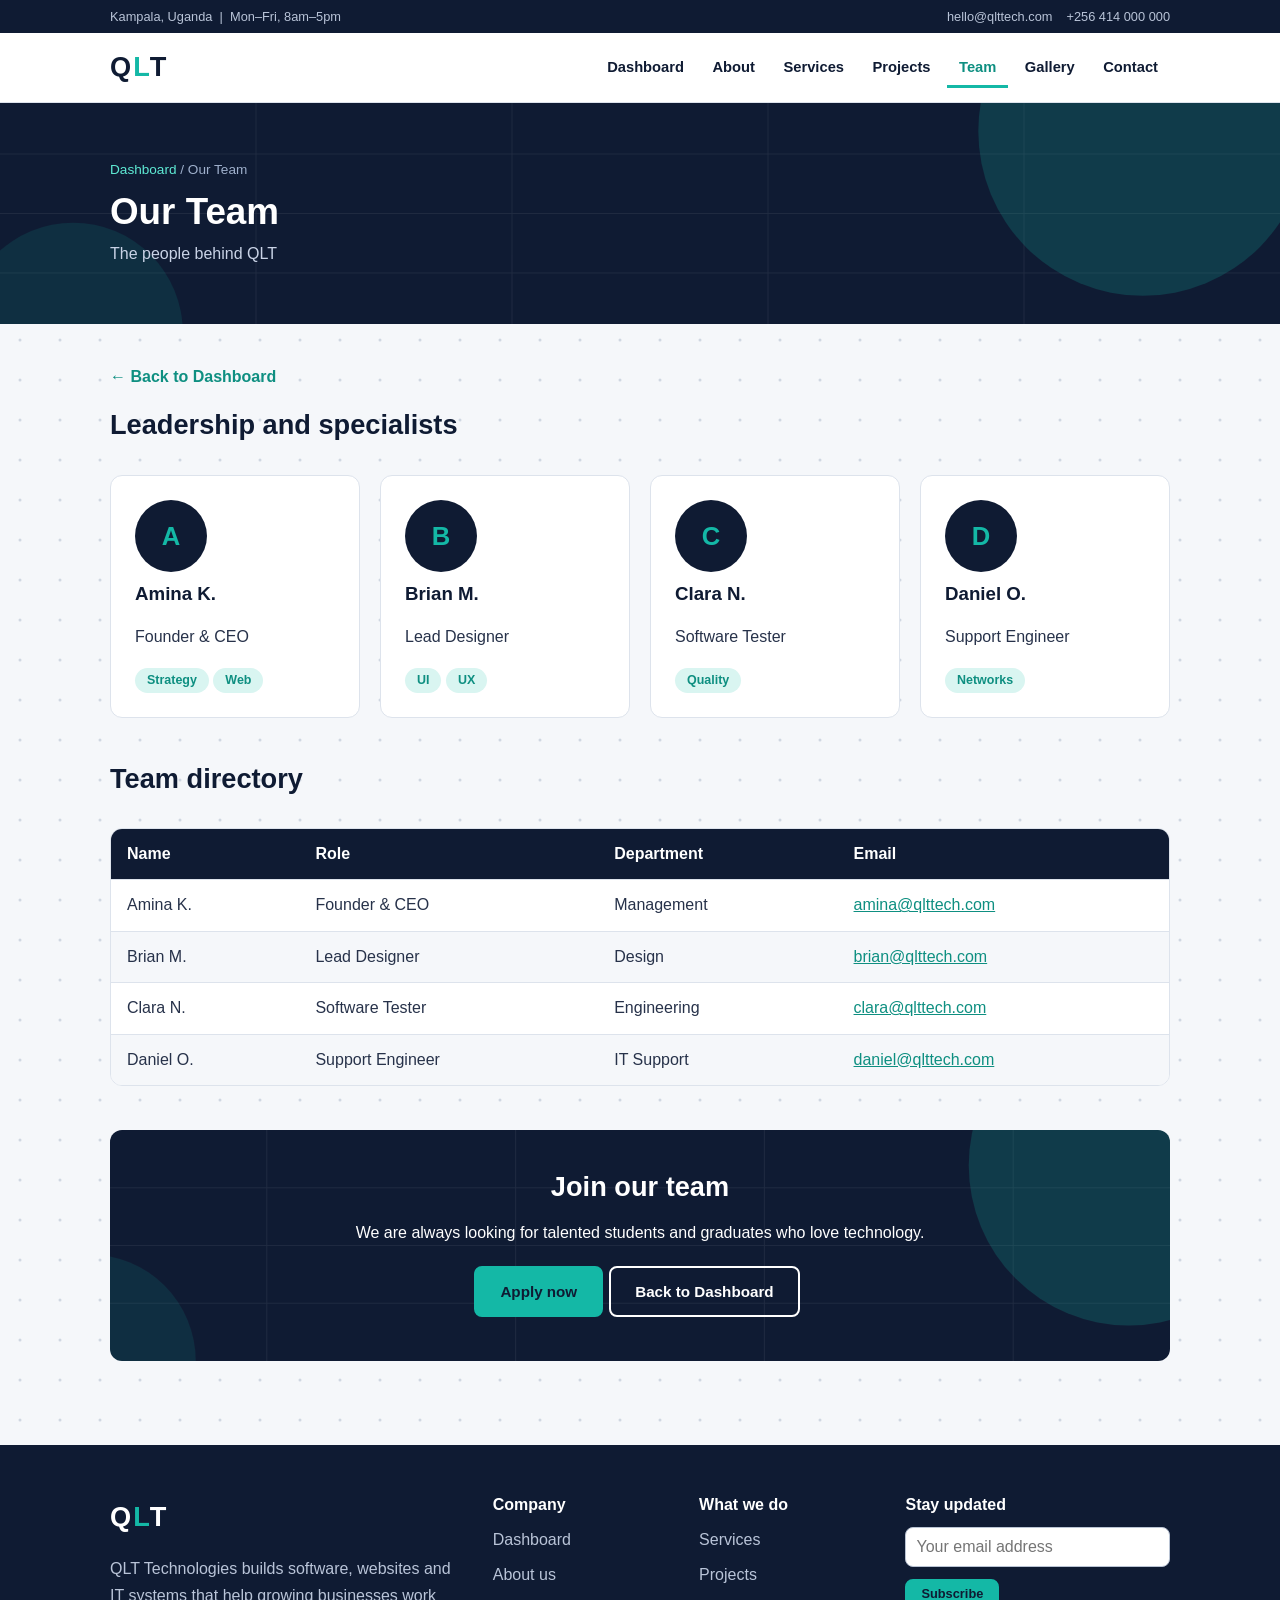
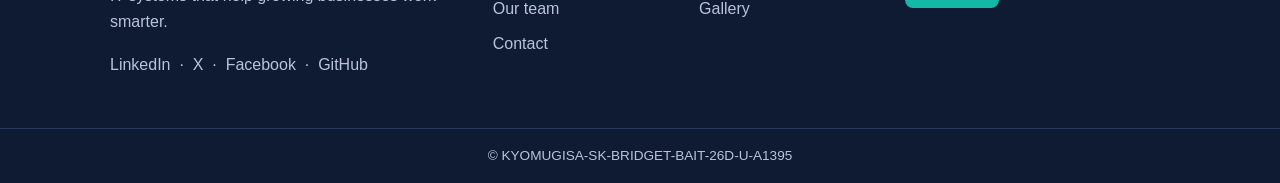
<file: team.html>
<!DOCTYPE html>
<html lang="en">
<head>
<meta charset="UTF-8">
<meta name="viewport" content="width=device-width, initial-scale=1">
<meta name="description" content="QLT Technologies - software, web and IT solutions for growing businesses.">
<title>Team | QLT Technologies</title>
<link rel="stylesheet" href="style.css">
</head>
<body>
<div class="topbar"><div class="wrap"><span>Kampala, Uganda &nbsp;|&nbsp; Mon&ndash;Fri, 8am&ndash;5pm</span><span><a href="mailto:hello@qlttech.com">hello@qlttech.com</a><a href="tel:+256414000000">+256 414 000 000</a></span></div></div>
<header><div class="wrap">
  <a class="logo" href="index.html">Q<span>L</span>T</a>
  <nav>
    <a href="index.html">Dashboard</a>
    <a href="about.html">About</a>
    <a href="services.html">Services</a>
    <a href="projects.html">Projects</a>
    <a href="team.html" class="active">Team</a>
    <a href="gallery.html">Gallery</a>
    <a href="contact.html">Contact</a>
  </nav>
</div></header>
<div class="banner"><div class="wrap"><div class="crumbs"><a href="index.html">Dashboard</a> / Our Team</div><h1>Our Team</h1><p>The people behind QLT</p></div></div>
<main><div class="wrap">
  <a class="back" href="index.html">&larr; Back to Dashboard</a>
  <section><h2>Leadership and specialists</h2><br>
    <div class="grid">
      <div class="card"><div class="avatar">A</div><h3>Amina K.</h3><p>Founder &amp; CEO</p><span class="tag">Strategy</span> <span class="tag">Web</span></div>
      <div class="card"><div class="avatar">B</div><h3>Brian M.</h3><p>Lead Designer</p><span class="tag">UI</span> <span class="tag">UX</span></div>
      <div class="card"><div class="avatar">C</div><h3>Clara N.</h3><p>Software Tester</p><span class="tag">Quality</span></div>
      <div class="card"><div class="avatar">D</div><h3>Daniel O.</h3><p>Support Engineer</p><span class="tag">Networks</span></div>
    </div>
  </section>
  <section><h2>Team directory</h2><br>
    <div class="table-wrap"><table>
      <thead><tr><th>Name</th><th>Role</th><th>Department</th><th>Email</th></tr></thead>
      <tbody>
      <tr><td>Amina K.</td><td>Founder &amp; CEO</td><td>Management</td><td><a href="mailto:amina@qlttech.com">amina@qlttech.com</a></td></tr>
      <tr><td>Brian M.</td><td>Lead Designer</td><td>Design</td><td><a href="mailto:brian@qlttech.com">brian@qlttech.com</a></td></tr>
      <tr><td>Clara N.</td><td>Software Tester</td><td>Engineering</td><td><a href="mailto:clara@qlttech.com">clara@qlttech.com</a></td></tr>
      <tr><td>Daniel O.</td><td>Support Engineer</td><td>IT Support</td><td><a href="mailto:daniel@qlttech.com">daniel@qlttech.com</a></td></tr>
      </tbody></table></div>
  </section>
  <section class="dark"><h2>Join our team</h2><p>We are always looking for talented students and graduates who love technology.</p><a class="btn" href="contact.html">Apply now</a><a class="btn light" href="index.html">Back to Dashboard</a></section>
</div></main>
<footer><div class="wrap">
  <div class="fgrid">
    <div><a class="logo" style="color:#fff" href="index.html">Q<span>L</span>T</a><p>QLT Technologies builds software, websites and IT systems that help growing businesses work smarter.</p><p><a href="https://www.linkedin.com" target="_blank">LinkedIn</a> &nbsp;&middot;&nbsp; <a href="https://x.com" target="_blank">X</a> &nbsp;&middot;&nbsp; <a href="https://www.facebook.com" target="_blank">Facebook</a> &nbsp;&middot;&nbsp; <a href="https://github.com" target="_blank">GitHub</a></p></div>
    <div><h4>Company</h4><ul><li><a href="index.html">Dashboard</a></li><li><a href="about.html">About us</a></li><li><a href="team.html">Our team</a></li><li><a href="contact.html">Contact</a></li></ul></div>
    <div><h4>What we do</h4><ul><li><a href="services.html">Services</a></li><li><a href="projects.html">Projects</a></li><li><a href="gallery.html">Gallery</a></li></ul></div>
    <div><h4>Stay updated</h4><form action="#"><input type="email" placeholder="Your email address"><button class="btn sm" type="submit">Subscribe</button></form></div>
  </div>
 </div>
<div class="copy">&copy; KYOMUGISA-SK-BRIDGET-BAIT-26D-U-A1395</div>
</footer>
</body>
</html>
</file>
<file: style.css>
/* QLT Technologies - stylesheet. Colours: navy, teal, white, greys
  <div class="copy">&copy; 2026 QLT Technologies Ltd. All rights reserved. &nbsp;|&nbsp; Plot 12, Kampala, Uganda</div>
</div>
*/
:root{--navy:#0f1b33;--navy2:#16294d;--teal:#14b8a6;--teal-d:#0e8f81;--bg:#f5f7fa;--line:#dde3ec;--text:#27324a;--muted:#6b778c}
*{box-sizing:border-box}
html{scroll-behavior:smooth}
body{margin:0;font-family:"Segoe UI",Helvetica,Arial,sans-serif;color:var(--text);line-height:1.65;background:var(--bg) url("images/pattern.svg")}
a{color:var(--teal-d)}
.wrap{max-width:1100px;margin:0 auto;padding:0 20px}
.topbar{background:var(--navy);color:#b9c4d8;font-size:.8rem;padding:6px 0}
.topbar .wrap{display:flex;justify-content:space-between;flex-wrap:wrap;gap:6px}
.topbar a{color:#b9c4d8;text-decoration:none;margin-left:14px}
header{background:#fff;border-bottom:1px solid var(--line);position:sticky;top:0;z-index:10}
header .wrap{display:flex;align-items:center;justify-content:space-between;flex-wrap:wrap;padding-top:12px;padding-bottom:12px}
.logo{font-size:1.7rem;font-weight:800;letter-spacing:2px;color:var(--navy);text-decoration:none}
.logo span{color:var(--teal)}
nav a{color:var(--navy);text-decoration:none;padding:8px 12px;border-radius:6px;font-weight:600;font-size:.92rem;display:inline-block}
nav a:hover{background:var(--bg)}
nav a.active{color:var(--teal-d);box-shadow:inset 0 -3px 0 var(--teal);border-radius:0}
.hero{color:#fff;background:var(--navy) url("images/hero.svg") center/cover;padding:100px 0}
.hero h1{font-size:3rem;line-height:1.15;margin:0 0 16px;color:#fff;max-width:620px}
.hero p{max-width:560px;font-size:1.1rem;color:#c9d3e6}
.banner{color:#fff;background:var(--navy) url("images/banner.svg") center/cover;padding:56px 0}
.banner h1{margin:0;font-size:2.3rem;color:#fff}
.banner p{margin:6px 0 0;color:#c9d3e6}
.crumbs{font-size:.85rem;color:#9fb0cc;margin-bottom:8px}
.crumbs a{color:#5eead4;text-decoration:none}
main{padding:40px 0 10px}
section{margin-bottom:44px}
.panel{background:#fff;border:1px solid var(--line);border-radius:12px;padding:26px}
.dark{color:#fff;background:var(--navy) url("images/banner.svg") center/cover;border-radius:12px;padding:40px;text-align:center}
.dark h2{color:#fff}
h1,h2,h3,h4{color:var(--navy);line-height:1.25}
h2{font-size:1.7rem;margin:0 0 6px}
.sub{color:var(--muted);margin:0 0 22px}
.grid{display:grid;grid-template-columns:repeat(auto-fit,minmax(240px,1fr));gap:20px}
.card{background:#fff;border:1px solid var(--line);border-radius:12px;padding:24px;transition:.2s}
.card:hover{border-color:var(--teal);box-shadow:0 8px 24px rgba(15,27,51,.08)}
.card h3{margin-top:0}
.icon{width:46px;height:46px;border-radius:10px;background:var(--navy);color:var(--teal);display:flex;align-items:center;justify-content:center;font-weight:800;font-size:1.2rem;margin-bottom:12px}
.stats{display:grid;grid-template-columns:repeat(auto-fit,minmax(150px,1fr));text-align:center;background:var(--navy);color:#fff;border-radius:12px;padding:26px}
.stats b{display:block;font-size:2rem;color:var(--teal)}
.btn{display:inline-block;padding:11px 24px;border:2px solid var(--teal);background:var(--teal);color:var(--navy);font-weight:700;border-radius:8px;text-decoration:none;cursor:pointer;font-size:.95rem;margin:4px 6px 4px 0;font-family:inherit}
.btn:hover{background:var(--teal-d);border-color:var(--teal-d);color:#fff}
.btn.outline{background:transparent;color:var(--teal-d)}
.btn.outline:hover{background:var(--teal);color:var(--navy)}
.btn.light{background:transparent;color:#fff;border-color:#fff}
.btn.light:hover{background:#fff;color:var(--navy)}
.btn.navy{background:var(--navy);border-color:var(--navy);color:#fff}
.btn.navy:hover{background:var(--navy2)}
.btn.pill{border-radius:40px}
.btn.big{padding:15px 34px;font-size:1.1rem}
.btn.sm{padding:5px 14px;font-size:.8rem}
.btn:disabled{background:#cfd6e2;border-color:#cfd6e2;color:#8a95a8;cursor:not-allowed}
.btn-group{display:inline-flex}
.btn-group .btn{margin:0;border-radius:0}
.btn-group .btn:first-child{border-radius:8px 0 0 8px}
.btn-group .btn:last-child{border-radius:0 8px 8px 0}
.scroll-x{display:flex;gap:18px;overflow-x:auto;padding-bottom:14px;scroll-snap-type:x mandatory}
.scroll-x>*{flex:0 0 320px;scroll-snap-align:start}
.scroll-x img{width:320px;border-radius:12px;display:block}
.quote{background:#fff;border:1px solid var(--line);border-radius:12px;padding:22px;font-style:italic}
.quote b{display:block;font-style:normal;margin-top:10px;color:var(--navy)}
.scroll-y{max-height:170px;overflow-y:scroll;border:1px solid var(--line);border-radius:8px;padding:12px;background:#fff}
.gallery{display:grid;grid-template-columns:repeat(auto-fit,minmax(230px,1fr));gap:16px}
figure{margin:0}
figure img{width:100%;border-radius:12px;display:block}
figcaption{font-size:.85rem;color:var(--muted);margin-top:6px}
.table-wrap{overflow-x:auto;background:#fff;border:1px solid var(--line);border-radius:12px}
table{border-collapse:collapse;width:100%}
caption{text-align:left;font-weight:700;padding:14px 16px;color:var(--navy)}
th,td{padding:12px 16px;text-align:left;border-top:1px solid var(--line)}
th{background:var(--navy);color:#fff;border-top:0}
tbody tr:nth-child(even){background:var(--bg)}
tbody tr:hover{background:#e3f6f3}
blockquote{border-left:4px solid var(--teal);margin:16px 0;padding:8px 18px;background:var(--bg);font-style:italic}
.dropcap::first-letter{float:left;font-size:3.4rem;line-height:.9;padding:4px 8px 0 0;color:var(--teal);font-weight:800}
.tag{background:#d9f5f1;color:var(--teal-d);padding:2px 12px;border-radius:20px;font-size:.78rem;font-weight:700;display:inline-block}
.badge{background:var(--navy);color:#fff;padding:2px 10px;border-radius:4px;font-size:.75rem}
.avatar{width:72px;height:72px;border-radius:50%;background:var(--navy);color:var(--teal);font-size:1.6rem;font-weight:800;line-height:72px;text-align:center;margin-bottom:10px}
fieldset{border:1px solid var(--line);border-radius:10px;margin:0 0 18px;padding:8px 18px 18px}
legend{font-weight:700;color:var(--navy);padding:0 8px}
label{display:block;margin-top:14px;font-weight:600;font-size:.9rem}
input[type=text],input[type=email],input[type=password],input[type=search],input[type=number],input[type=date],input[type=time],input[type=tel],select,textarea{width:100%;padding:10px;border:1px solid #b9c3d3;border-radius:8px;font-size:1rem;font-family:inherit;background:#fff}
input:focus,select:focus,textarea:focus{outline:3px solid #99e6dd;border-color:var(--teal)}
input[type=radio],input[type=checkbox]{accent-color:var(--teal);margin:0 4px 0 12px}
input[type=range]{width:100%;accent-color:var(--teal)}
progress,meter{width:200px;max-width:100%;accent-color:var(--teal)}
details{background:#fff;border:1px solid var(--line);border-radius:10px;padding:12px 18px;margin-bottom:10px}
summary{cursor:pointer;font-weight:700;color:var(--navy)}
.two{display:grid;grid-template-columns:1fr 1fr;gap:30px;align-items:center}
footer{background:var(--navy);color:#b9c4d8;padding:50px 0 0;margin-top:30px}
.fgrid{display:grid;grid-template-columns:2fr 1fr 1fr 1.5fr;gap:30px}
footer h4{color:#fff;margin:0 0 12px}
footer ul{list-style:none;margin:0;padding:0}
footer li{margin-bottom:8px}
footer a{color:#b9c4d8;text-decoration:none}
footer a:hover{color:var(--teal);text-decoration:underline}
footer input[type=email]{margin-bottom:8px}
.copy{border-top:1px solid #243a63;margin-top:34px;padding:16px 0;text-align:center;font-size:.85rem}
@media(max-width:800px){.hero h1{font-size:2.1rem}.two,.fgrid{grid-template-columns:1fr}header .wrap{justify-content:center}.hero{padding:60px 0}}
.back{display:inline-block;margin-bottom:18px;font-weight:600;text-decoration:none;color:var(--teal-d)}
.back:hover{text-decoration:underline}
del{color:var(--muted)}
ins{text-decoration:none;font-weight:700;color:var(--teal-d)}
.price{font-size:1.9rem;font-weight:800;color:var(--navy);margin:6px 0}
.price small{font-size:.85rem;font-weight:400;color:var(--muted)}
.card ul{padding-left:18px;margin:10px 0 0}
.steps{counter-reset:s;list-style:none;padding:0;display:grid;grid-template-columns:repeat(auto-fit,minmax(220px,1fr));gap:18px}
.steps li{counter-increment:s;background:#fff;border:1px solid var(--line);border-radius:12px;padding:20px}
.steps li::before{content:counter(s);display:flex;width:34px;height:34px;border-radius:50%;background:var(--teal);color:var(--navy);font-weight:800;align-items:center;justify-content:center;margin-bottom:10px}
</file>
